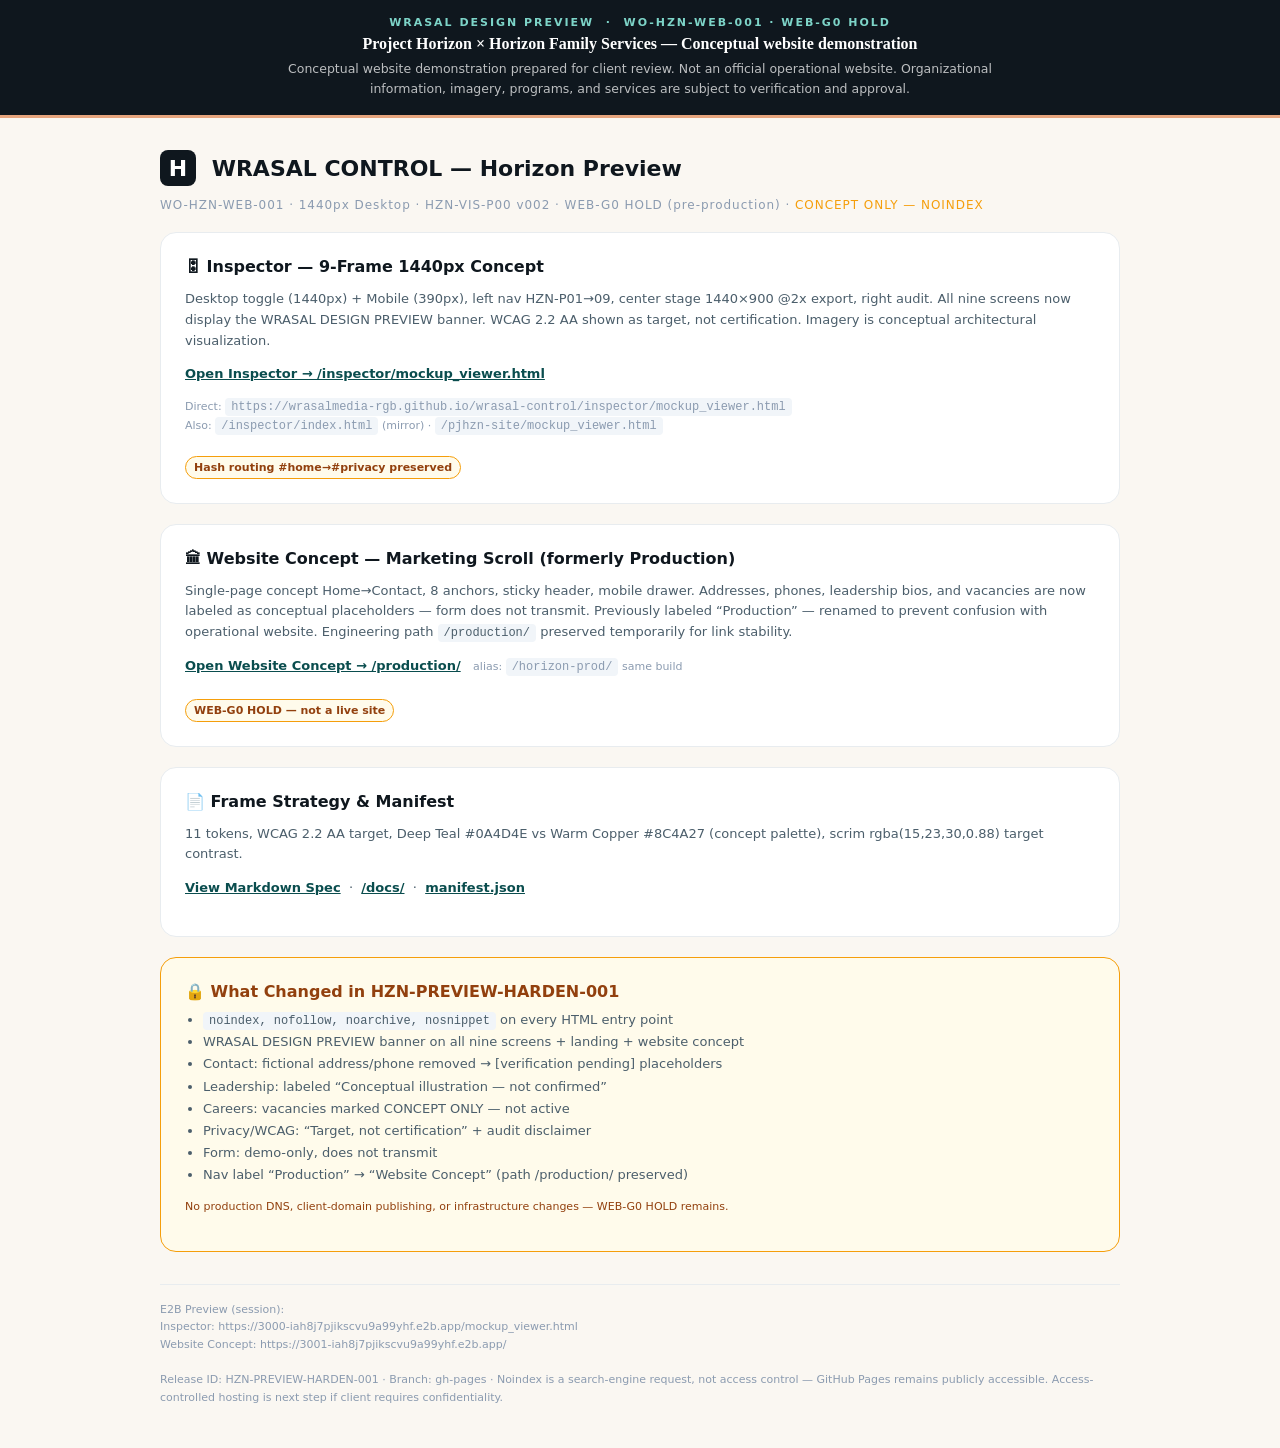
<file: index.html>
<!DOCTYPE html><html lang="en"><head><meta charset="utf-8"><meta name="viewport" content="width=device-width,initial-scale=1"><meta name="robots" content="noindex, nofollow, noarchive, nosnippet"><title>WRASAL CONTROL — Horizon Preview (WEB-G0 HOLD)</title><style>body{font-family:system-ui,sans-serif;margin:0;background:#faf7f2;color:#0F171E} .banner{background:#0F171E;color:#fff;border-bottom:3px solid #E6A57E;padding:16px 20px;text-align:center} .banner .kicker{font-size:11px;letter-spacing:.18em;text-transform:uppercase;font-weight:700;color:#7DD4C8} .banner .title{font-family:Georgia,serif;font-size:16px;font-weight:700;margin:6px 0} .banner p{font-size:12.5px;line-height:1.6;color:rgba(255,255,255,.72);max-width:760px;margin:6px auto 0} .wrap{padding:32px 40px;max-width:960px;margin:0 auto} h1{font-size:22px;margin:0} .sub{font-size:12px;color:#8b9bb0;letter-spacing:.08em} .card{background:white;border:1px solid #e8ecef;border-radius:16px;padding:24px;margin:20px 0} .card h2{font-size:16px;margin:0 0 8px} .card p{font-size:13px;line-height:1.6;color:#4b5e6b} a{color:#0A4D4E;font-weight:600} .tag{display:inline-block;background:#fffbeb;border:1px solid #f59e0b;color:#92400e;padding:4px 8px;border-radius:999px;font-size:11px;font-weight:700;margin-top:8px} .foot{margin-top:32px;font-size:11px;color:#8b9bb0;line-height:1.6;border-top:1px solid #e8ecef;padding-top:16px} code{font-size:12px;background:#f1f5f9;padding:2px 6px;border-radius:4px}</style></head><body>
<div class="banner" role="banner" aria-label="Design preview notice">
  <div class="kicker">WRASAL DESIGN PREVIEW &nbsp;·&nbsp; WO-HZN-WEB-001 · WEB-G0 HOLD</div>
  <div class="title">Project Horizon × Horizon Family Services — Conceptual website demonstration</div>
  <p>Conceptual website demonstration prepared for client review. Not an official operational website. Organizational information, imagery, programs, and services are subject to verification and approval.</p>
</div>
<div class="wrap">
<h1><span style="display:inline-flex;align-items:center;justify-content:center;width:36px;height:36px;background:#0F171E;color:white;border-radius:8px;font-weight:700;margin-right:8px">H</span> WRASAL CONTROL — Horizon Preview</h1>
<p class="sub">WO-HZN-WEB-001 · 1440px Desktop · HZN-VIS-P00 v002 · WEB-G0 HOLD (pre-production) · <span style="color:#f59e0b">CONCEPT ONLY — NOINDEX</span></p>

<div class="card"><h2>🎛 Inspector — 9-Frame 1440px Concept</h2><p>Desktop toggle (1440px) + Mobile (390px), left nav HZN-P01→09, center stage 1440×900 @2x export, right audit. All nine screens now display the WRASAL DESIGN PREVIEW banner. WCAG 2.2 AA shown as target, not certification. Imagery is conceptual architectural visualization.</p><p><a href="./inspector/mockup_viewer.html"><strong>Open Inspector → /inspector/mockup_viewer.html</strong></a></p><p style="font-size:11px;color:#8b9bb0">Direct: <code>https://wrasalmedia-rgb.github.io/wrasal-control/inspector/mockup_viewer.html</code><br>Also: <code>/inspector/index.html</code> (mirror) · <code>/pjhzn-site/mockup_viewer.html</code></p><span class="tag">Hash routing #home→#privacy preserved</span></div>

<div class="card"><h2>🏛 Website Concept — Marketing Scroll (formerly Production)</h2><p>Single-page concept Home→Contact, 8 anchors, sticky header, mobile drawer. Addresses, phones, leadership bios, and vacancies are now labeled as conceptual placeholders — form does not transmit. Previously labeled “Production” — renamed to prevent confusion with operational website. Engineering path <code>/production/</code> preserved temporarily for link stability.</p><p><a href="./production/"><strong>Open Website Concept → /production/</strong></a> &nbsp; <span style="font-size:11px;color:#8b9bb0">alias: <code>/horizon-prod/</code> same build</span></p><span class="tag">WEB-G0 HOLD — not a live site</span></div>

<div class="card"><h2>📄 Frame Strategy & Manifest</h2><p>11 tokens, WCAG 2.2 AA target, Deep Teal #0A4D4E vs Warm Copper #8C4A27 (concept palette), scrim rgba(15,23,30,0.88) target contrast.</p><p><a href="./HORIZON_DESKTOP_FRAME_STRATEGY.md">View Markdown Spec</a> &nbsp;·&nbsp; <a href="./docs/HORIZON_DESKTOP_FRAME_STRATEGY.md">/docs/</a> &nbsp;·&nbsp; <a href="./docs/exports-manifest.json">manifest.json</a></p></div>

<div class="card" style="background:#fffbeb;border-color:#f59e0b"><h2 style="color:#92400e">🔒 What Changed in HZN-PREVIEW-HARDEN-001</h2><ul style="font-size:13px;line-height:1.7;color:#4b5e6b;margin:8px 0 0;padding-left:18px"><li><code>noindex, nofollow, noarchive, nosnippet</code> on every HTML entry point</li><li>WRASAL DESIGN PREVIEW banner on all nine screens + landing + website concept</li><li>Contact: fictional address/phone removed → [verification pending] placeholders</li><li>Leadership: labeled “Conceptual illustration — not confirmed”</li><li>Careers: vacancies marked CONCEPT ONLY — not active</li><li>Privacy/WCAG: “Target, not certification” + audit disclaimer</li><li>Form: demo-only, does not transmit</li><li>Nav label “Production” → “Website Concept” (path /production/ preserved)</li></ul><p style="font-size:11px;color:#92400e;margin-top:12px">No production DNS, client-domain publishing, or infrastructure changes — WEB-G0 HOLD remains.</p></div>

<p class="foot">E2B Preview (session):<br>Inspector: https://3000-iah8j7pjikscvu9a99yhf.e2b.app/mockup_viewer.html<br>Website Concept: https://3001-iah8j7pjikscvu9a99yhf.e2b.app/<br><br>Release ID: HZN-PREVIEW-HARDEN-001 · Branch: gh-pages · Noindex is a search-engine request, not access control — GitHub Pages remains publicly accessible. Access-controlled hosting is next step if client requires confidentiality.</p>
</div>
</body></html>
</file>
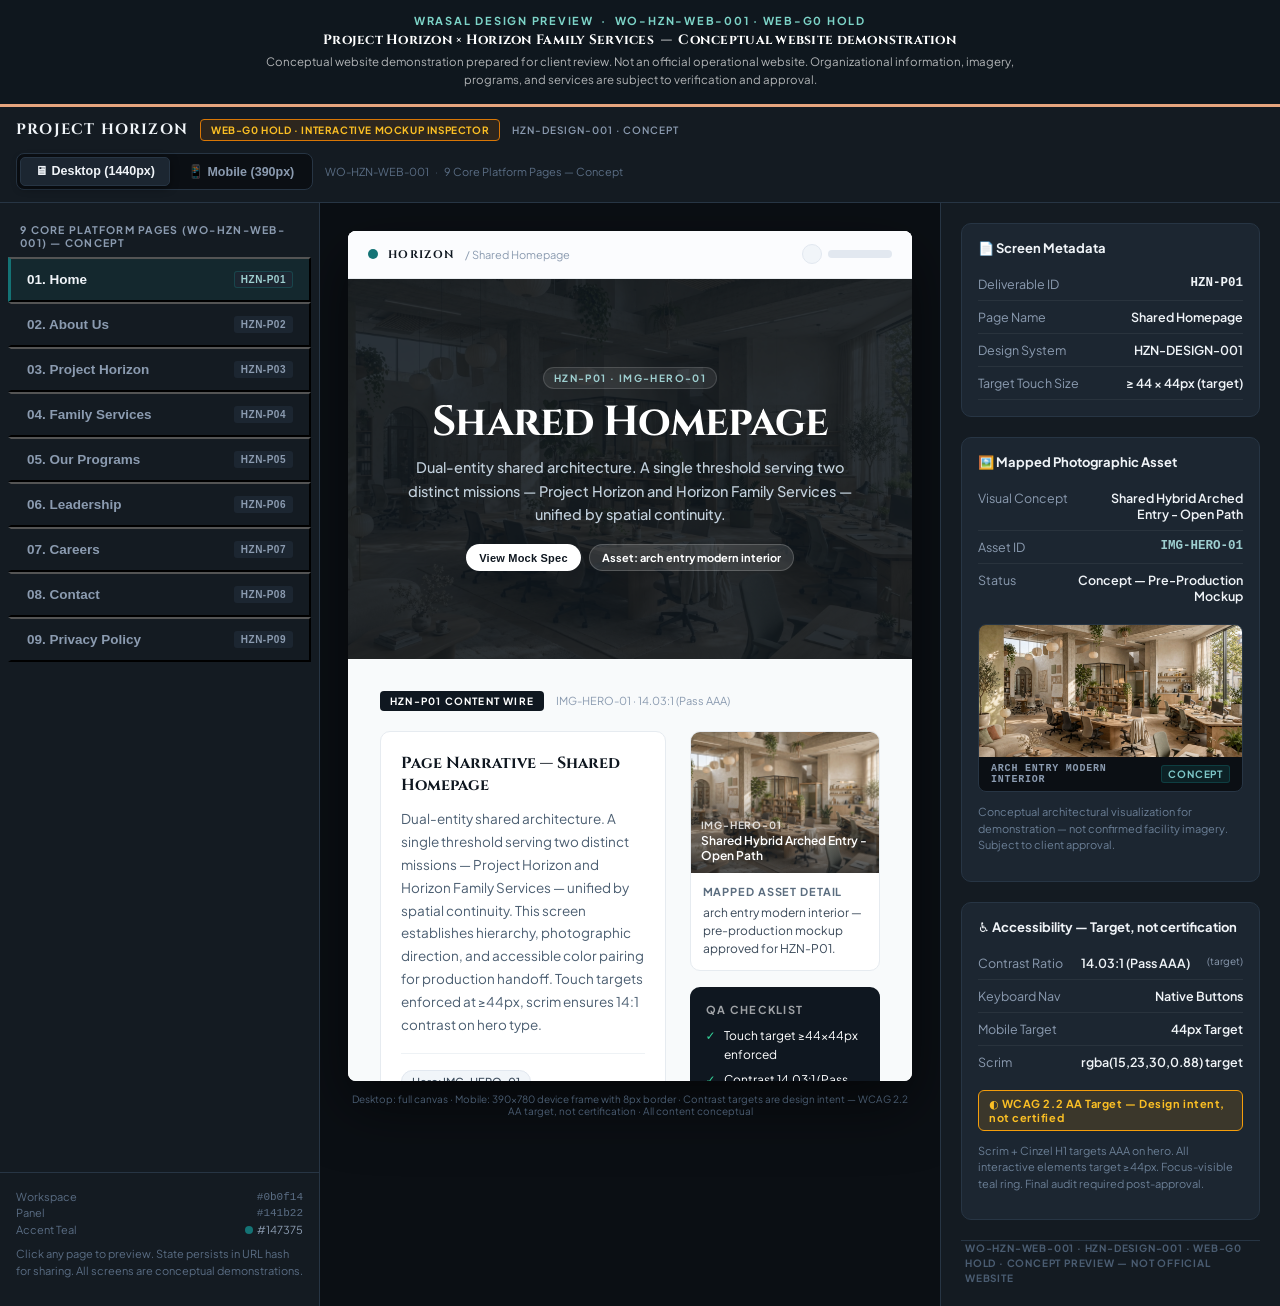
<file: inspector/index.html>
<!DOCTYPE html>
<html lang="en">
<head>
<meta charset="UTF-8" />
<meta name="viewport" content="width=device-width, initial-scale=1" />
<meta name="robots" content="noindex, nofollow, noarchive, nosnippet">
<title>Project Horizon — WEB-G0 Interactive Mockup Inspector (HZN-DESIGN-001) — WRASAL DESIGN PREVIEW</title>
<link rel="preconnect" href="https://fonts.googleapis.com">
<link rel="preconnect" href="https://fonts.gstatic.com" crossorigin>
<link href="https://fonts.googleapis.com/css2?family=Cinzel:wght@600;700&family=Plus+Jakarta+Sans:wght@400;500;600;700&display=swap" rel="stylesheet">
<link rel="stylesheet" href="./styles.css">
</head>
<body>
<!-- WRASAL DESIGN PREVIEW BANNER — P0 Required across all nine screens -->
<div class="wrasal-preview-banner" role="banner" aria-label="Design preview notice">
  <div class="banner-kicker">WRASAL DESIGN PREVIEW &nbsp;·&nbsp; WO-HZN-WEB-001 · WEB-G0 HOLD</div>
  <div class="banner-title">Project Horizon × Horizon Family Services &nbsp;—&nbsp; Conceptual website demonstration</div>
  <div class="banner-desc">Conceptual website demonstration prepared for client review. Not an official operational website. Organizational information, imagery, programs, and services are subject to verification and approval.</div>
</div>
<div id="app" class="app">
  <header class="app-header">
    <div class="header-left">
      <h1 class="brand" style="font-family: var(--font-serif)">PROJECT HORIZON</h1>
      <span class="badge-hold">WEB-G0 HOLD · INTERACTIVE MOCKUP INSPECTOR</span>
      <span class="badge-design">HZN-DESIGN-001 · CONCEPT</span>
    </div>
    <div class="header-right">
      <div class="toggle-wrap">
        <button id="btn-desktop" class="toggle-btn active" aria-pressed="true">🖥 Desktop (1440px)</button>
        <button id="btn-mobile" class="toggle-btn" aria-pressed="false">📱 Mobile (390px)</button>
      </div>
      <div class="header-meta">
        <span>WO-HZN-WEB-001</span>
        <span class="dot">·</span>
        <span>9 Core Platform Pages — Concept</span>
      </div>
    </div>
  </header>

  <div class="app-grid">
    <!-- LEFT NAV -->
    <aside class="panel panel-left">
      <div class="panel-label">9 Core Platform Pages (WO-HZN-WEB-001) — Concept</div>
      <nav aria-label="Platform pages">
        <ul id="nav-list" class="nav-list"></ul>
      </nav>
      <div class="panel-foot">
        <div class="swatch-row"><span>Workspace</span><span class="mono">#0b0f14</span></div>
        <div class="swatch-row"><span>Panel</span><span class="mono">#141b22</span></div>
        <div class="swatch-row"><span>Accent Teal</span><span class="swatch"><i style="background:#147375"></i> #147375</span></div>
        <p class="foot-note">Click any page to preview. State persists in URL hash for sharing. All screens are conceptual demonstrations.</p>
      </div>
    </aside>

    <!-- CENTER STAGE -->
    <main class="stage-outer">
      <div id="stage-wrapper" class="stage-wrapper">
        <div id="stage" class="stage">
          <!-- stage top bar -->
          <div class="stage-bar">
            <div class="stage-bar-left">
              <span id="stage-dot" class="stage-dot"></span>
              <span class="stage-wordmark">HORIZON</span>
              <span id="stage-page" class="stage-page">/ Shared Homepage</span>
            </div>
            <div class="stage-bar-right">
              <span class="avatar"></span>
              <span class="avatar-line"></span>
            </div>
          </div>
          <!-- hero -->
          <section class="hero">
            <div class="hero-media-wrap">
              <img id="hero-img" class="hero-media" alt="" />
              <div class="hero-scrim"></div>
              <div class="hero-content">
                <div class="hero-kicker"><span id="hero-kicker"></span></div>
                <h2 id="hero-title" class="hero-title"></h2>
                <div id="hero-entity" class="hero-entity">
                  <i class="hero-entity-line"></i>
                  <span></span>
                  <i class="hero-entity-line"></i>
                </div>
                <p id="hero-blurb" class="hero-blurb"></p>
                <div class="hero-actions">
                  <button class="btn btn-primary">View Mock Spec</button>
                  <span id="hero-asset-label" class="hero-asset-pill"></span>
                </div>
              </div>
            </div>
          </section>

          <!-- content -->
          <div id="stage-content" class="stage-content"></div>

          <footer class="stage-footer">
            <span id="footer-meta">© Project Horizon · HZN-P01 · HZN-DESIGN-001 — Concept preview · WEB-G0 HOLD</span>
            <span class="stage-status"><i class="live-dot" style="background:#f59e0b"></i> Concept — not live</span>
          </footer>
        </div>
      </div>
      <div class="stage-hint">Desktop: full canvas · Mobile: 390×780 device frame with 8px border · Contrast targets are design intent — WCAG 2.2 AA target, not certification · All content conceptual</div>
    </main>

    <!-- RIGHT INSPECTOR -->
    <aside class="panel panel-right">
      <section class="card">
        <h3>📄 Screen Metadata</h3>
        <ul class="meta-list">
          <li><span>Deliverable ID</span><strong id="meta-id" class="mono"></strong></li>
          <li><span>Page Name</span><strong id="meta-name"></strong></li>
          <li><span>Design System</span><strong>HZN-DESIGN-001</strong></li>
          <li><span>Target Touch Size</span><strong>≥ 44 × 44px (target)</strong></li>
          <li id="meta-entity-row"><span>Entity Color</span><strong id="meta-entity-color"><i class="color-chip"></i> <span></span></strong></li>
        </ul>
      </section>

      <section class="card">
        <h3>🖼️ Mapped Photographic Asset</h3>
        <ul class="meta-list">
          <li><span>Visual Concept</span><strong id="meta-asset-name" class="tight"></strong></li>
          <li><span>Asset ID</span><strong id="meta-asset-id" class="mono accent"></strong></li>
          <li><span>Status</span><strong>Concept — Pre-Production Mockup</strong></li>
        </ul>
        <div class="asset-preview">
          <img id="meta-asset-img" alt="" />
          <div class="asset-cap">
            <span id="meta-asset-label" class="mono"></span>
            <span class="pill">CONCEPT</span>
          </div>
        </div>
        <p class="card-note">Conceptual architectural visualization for demonstration — not confirmed facility imagery. Subject to client approval.</p>
        <div id="linked-assets" class="linked-grid"></div>
      </section>

      <section class="card">
        <h3>♿ Accessibility — Target, not certification</h3>
        <ul class="meta-list">
          <li><span>Contrast Ratio</span><strong id="meta-contrast"></strong> <span style="font-size:10px;color:#8b9bb0">(target)</span></li>
          <li><span>Keyboard Nav</span><strong>Native Buttons</strong></li>
          <li><span>Mobile Target</span><strong>44px Target</strong></li>
          <li><span>Scrim</span><strong>rgba(15,23,30,0.88) target</strong></li>
        </ul>
        <div class="badge-pass" style="background:rgba(245,158,11,.14);border-color:#f59e0b;color:#fbbf24">◐ WCAG 2.2 AA Target — Design intent, not certified</div>
        <p class="card-note">Scrim + Cinzel H1 targets AAA on hero. All interactive elements target ≥44px. Focus-visible teal ring. Final audit required post-approval.</p>
      </section>

      <div class="panel-foot subtle">WO-HZN-WEB-001 · HZN-DESIGN-001 · WEB-G0 HOLD · CONCEPT PREVIEW — NOT OFFICIAL WEBSITE</div>
    </aside>
  </div>

  <div class="mobile-bar">
    <nav aria-label="Pages mobile">
      <ul id="nav-mobile" class="nav-mobile"></ul>
    </nav>
  </div>
</div>

<script type="module" src="./app.js"></script>
</body>
</html>
</file>
<file: inspector/styles.css>
:root{
  --bg-workspace:#0b0f14;
  --bg-panel:#141b22;
  --bg-panel-light:#1c2631;
  --border-panel:#273544;
  --text-main:#f0f4f8;
  --text-muted:#8b9bb0;
  --accent-teal:#147375;
  --accent-gold:#d97706;
  --font-serif:'Cinzel', Georgia, serif;
  --font-sans:'Plus Jakarta Sans', system-ui, sans-serif;
}
.wrasal-preview-banner{background:#0F171E;color:#fff;border-bottom:3px solid #E6A57E;padding:14px 16px;text-align:center;position:sticky;top:0;z-index:30}
.wrasal-preview-banner .banner-kicker{font-size:11px;letter-spacing:.16em;text-transform:uppercase;font-weight:700;color:#7DD4C8}
.wrasal-preview-banner .banner-title{font-family:var(--font-serif);font-size:13.5px;font-weight:700;letter-spacing:.02em;color:#fff;margin:4px 0}
.wrasal-preview-banner .banner-desc{font-size:11.5px;line-height:1.6;color:rgba(255,255,255,.68);max-width:760px;margin:4px auto 0}
@media(max-width:640px){.wrasal-preview-banner{padding:10px 12px}.wrasal-preview-banner .banner-title{font-size:12px}.wrasal-preview-banner .banner-desc{font-size:10.5px}}
*{box-sizing:border-box}
html,body{margin:0;padding:0;background:var(--bg-workspace);font-family:var(--font-sans);color:var(--text-main)}
button:focus-visible,a:focus-visible{outline:2px solid var(--accent-teal);outline-offset:2px}
.mono{font-family: ui-monospace, monospace}
.tight{line-height:1.3;text-align:right;max-width:160px}

/* HEADER */
.app-header{position:sticky;top:0;z-index:20;background:var(--bg-panel);border-bottom:1px solid var(--border-panel);display:flex;flex-wrap:wrap;gap:12px;align-items:center;justify-content:space-between;padding:12px 16px}
.header-left{display:flex;gap:12px;align-items:center;flex-wrap:wrap}
.brand{font-size:15px;letter-spacing:.08em;font-weight:700;margin:0}
.badge-hold{background:rgba(217,119,6,.12);border:1px solid var(--accent-gold);color:#fbbf24;font-size:10px;font-weight:700;letter-spacing:.06em;padding:4px 10px;border-radius:4px}
.badge-design{color:#8b9bb0;font-size:10px;letter-spacing:.1em;font-weight:600}
.header-right{display:flex;gap:12px;align-items:center;flex-wrap:wrap}
.toggle-wrap{background:var(--bg-workspace);border:1px solid var(--border-panel);border-radius:8px;padding:3px;display:flex;gap:3px}
.toggle-btn{padding:6px 14px;border-radius:5px;border:1px solid transparent;background:transparent;color:var(--text-muted);font-size:12.5px;font-weight:600;cursor:pointer}
.toggle-btn.active{background:var(--bg-panel-light);color:var(--text-main);border-color:var(--border-panel);box-shadow:0 2px 8px rgba(0,0,0,.4)}
.header-meta{font-size:11px;color:#5a6d84;display:flex;gap:6px;align-items:center}
.header-meta .dot{opacity:.6}

/* GRID */
.app-grid{display:grid;grid-template-columns:320px 1fr 340px;min-height:calc(100vh - 56px)}
@media(max-width:1024px){
  .app-grid{grid-template-columns:1fr;grid-template-rows:auto auto auto}
  .panel-left{order:1}
  .stage-outer{order:2}
  .panel-right{order:3}
}

/* PANELS */
.panel{background:var(--bg-panel);border-right:1px solid var(--border-panel);display:flex;flex-direction:column}
.panel-right{border-right:none;border-left:1px solid var(--border-panel);gap:20px;padding:20px;background:var(--bg-panel);overflow-y:auto}
.panel-left{overflow:hidden}
.panel-label{padding:20px 20px 8px;font-size:10.5px;font-weight:700;letter-spacing:.12em;color:#8b9bb0;text-transform:uppercase}
.nav-list{list-style:none;margin:0;padding:0 8px;display:flex;flex-direction:column}
@media(max-width:1024px){
  .panel-left{border-right:none;border-bottom:1px solid var(--border-panel)}
  .nav-list{flex-direction:row;overflow-x:auto;padding-bottom:8px}
}
.nav-list li{ flex-shrink:0}
.nav-btn{width:100%;text-align:left;display:flex;justify-content:space-between;align-items:center;gap:12px;padding:12px 16px;font-size:13.5px;font-weight:600;border-left:3px solid transparent;background:transparent;color:var(--text-muted);cursor:pointer;white-space:nowrap}
.nav-btn.active{background:rgba(20,115,117,.15);color:var(--text-main);border-left-color:var(--accent-teal)}
.nav-btn .code{font-size:10px;padding:2px 6px;border-radius:3px;font-weight:700;letter-spacing:.05em;background:var(--bg-panel-light);color:#9ecfd0;border:1px solid rgba(20,115,117,.4)}
.nav-btn:not(.active) .code{color:var(--text-muted);border-color:transparent;background:var(--bg-panel-light)}
.panel-foot{margin-top:auto;padding:16px;border-top:1px solid var(--border-panel);font-size:11px;color:#5a6d84;line-height:1.5}
.swatch-row{display:flex;justify-content:space-between}
.swatch{display:inline-flex;align-items:center;gap:4px;color:#8b9bb0}
.swatch i{width:8px;height:8px;border-radius:999px;display:inline-block}
.foot-note{margin-top:8px;color:#5a6d84;font-size:11px}

/* STAGE */
.stage-outer{background:var(--bg-workspace);display:flex;flex-direction:column;align-items:center;justify-content:flex-start;padding:28px;overflow-y:auto;min-height:560px}
.stage-wrapper{background:white;box-shadow:0 24px 60px rgba(0,0,0,.55);overflow:hidden;transition:all .3s cubic-bezier(.2,.8,.2,1);flex-shrink:0;width:100%;max-width:1280px;height:850px;border-radius:8px;display:flex;flex-direction:column}
.stage-wrapper.mobile{width:390px;height:780px;border-radius:32px;border:8px solid #273544;max-width:100%}
.stage{display:flex;flex-direction:column;height:100%;background:white;color:#0f1720;overflow-y:auto;overflow-x:hidden}
.stage-bar{height:48px;flex-shrink:0;display:flex;align-items:center;justify-content:space-between;padding:0 20px;border-bottom:1px solid #e8ecef;background:#fbfcfe;position:sticky;top:0;z-index:10}
.stage-bar-left{display:flex;align-items:center;gap:10px}
.stage-dot{width:10px;height:10px;border-radius:999px;background:#147375;display:inline-block}
.stage-wordmark{font-weight:700;font-size:11px;letter-spacing:.12em;color:#0f1720;font-family:var(--font-serif)}
.stage-page{font-size:11px;color:#8b9bb0}
.stage-bar-right{display:flex;gap:6px;align-items:center}
.avatar{width:20px;height:20px;border-radius:999px;background:#f1f5f9;border:1px solid #e2e8f0}
.avatar-line{width:64px;height:8px;border-radius:999px;background:#e2e8f0}
.hero{position:relative;flex-shrink:0;display:flex;flex-direction:column;justify-content:center;align-items:center;text-align:center;padding:64px 48px;min-height:380px;overflow:hidden;color:white}
.hero-media{position:absolute;inset:0;width:100%;height:100%;object-fit:cover}
.hero-scrim{position:absolute;inset:0;background:rgba(15,23,30,.88)}
.hero-content{position:relative;z-index:1;max-width:640px;display:flex;flex-direction:column;align-items:center;gap:14px}
.hero-kicker{display:inline-flex;align-items:center;gap:8px;padding:4px 10px;border-radius:999px;background:rgba(255,255,255,.08);border:1px solid rgba(255,255,255,.14);font-size:10px;font-weight:700;letter-spacing:.14em;text-transform:uppercase;color:#9ecfd0}
.hero-title{font-size:42px;line-height:.95;font-weight:700;letter-spacing:-.02em;color:white;margin:0;font-family:var(--font-serif)}
@media(max-width:768px){.hero-title{font-size:30px}}
.hero-entity{display:inline-flex;align-items:center;gap:8px}
.hero-entity-line{width:28px;height:2px;display:inline-block}
.hero-entity span{font-size:11px;letter-spacing:.18em;text-transform:uppercase;font-weight:700;color:#cbd5e1}
.hero-blurb{font-size:14.5px;line-height:1.6;color:#c2d0dc;max-width:520px;font-weight:500;margin:0}
.hero-actions{display:flex;flex-wrap:wrap;gap:8px;justify-content:center;margin-top:4px}
.btn{padding:6px 12px;border-radius:999px;font-size:11px;font-weight:700;letter-spacing:.02em;cursor:pointer}
.btn-primary{background:white;color:#0f1720;border:1px solid transparent}
.hero-asset-pill{background:rgba(255,255,255,.12);border:1px solid rgba(255,255,255,.18);color:white;padding:6px 12px;border-radius:999px;font-size:11px;font-weight:700}

.stage-content{padding:32px;background:#f8fafb;flex:1}
.stage-footer{padding:16px 24px;border-top:1px solid #e8ecef;display:flex;justify-content:space-between;align-items:center;font-size:11px;color:#8b9bb0;background:white}
.stage-status{display:inline-flex;gap:6px;align-items:center;color:#3b4a5a;font-weight:600}
.live-dot{width:6px;height:6px;border-radius:999px;background:#10b981;display:inline-block}

/* CARDS */
.program-head{display:flex;justify-content:space-between;align-items:center;margin-bottom:20px}
.program-head h2{font-size:13px;font-weight:700;letter-spacing:.12em;text-transform:uppercase;color:#3b4a5a;margin:0}
.program-head span{font-size:11px;color:#8b9bb0}
.card-grid{display:grid;grid-template-columns:1fr 1fr;gap:20px}
@media(max-width:700px){.card-grid{grid-template-columns:1fr}}
.prog-card{background:white;border:1px solid #e6ebf0;border-radius:10px;overflow:hidden;box-shadow:0 4px 18px rgba(15,23,30,.06)}
.prog-card:hover{box-shadow:0 8px 28px rgba(15,23,30,.10)}
.prog-media{aspect-ratio:1.6;overflow:hidden;background:#eef2f5;position:relative}
.prog-media img{width:100%;height:100%;object-fit:cover;transition:transform .7s}
.prog-card:hover .prog-media img{transform:scale(1.02)}
.prog-badge{position:absolute;top:12px;left:12px;background:rgba(15,23,30,.86);color:white;padding:4px 8px;border-radius:4px;font-size:10px;font-weight:700;letter-spacing:.08em}
.prog-body{padding:16px}
.prog-body h3{font-size:15px;font-weight:700;margin:0;color:#0f1720;font-family:var(--font-serif)}
.prog-body p{font-size:13px;line-height:1.55;color:#5b6d7f;margin:6px 0 0}
.prog-entity{margin-top:10px;display:flex;gap:8px;align-items:center;font-size:11px;font-weight:600;letter-spacing:.05em;text-transform:uppercase;color:#7a8ca0}
.prog-entity i{width:6px;height:6px;border-radius:999px}

.entity-note{margin-top:28px;background:white;border:1px solid #e6ebf0;border-radius:8px;padding:16px;display:flex;gap:12px}
.entity-note-icon{width:32px;height:32px;border-radius:6px;display:flex;align-items:center;justify-content:center;flex-shrink:0}
.entity-note h4{margin:0;font-size:12px;font-weight:700}
.entity-note p{margin:4px 0 0;font-size:12px;line-height:1.5;color:#66798d}

/* Generic content blocks */
.content-max{max-width:760px}
.meta-pill{padding:4px 10px;border-radius:4px;background:#0f1720;color:white;font-size:10px;font-weight:700;letter-spacing:.12em;text-transform:uppercase}
.content-h3{font-size:16px;font-weight:700;margin:0;font-family:var(--font-serif)}
.content-grid{display:grid;grid-template-columns:1.2fr .8fr;gap:24px}
@media(max-width:768px){.content-grid{grid-template-columns:1fr}}
.info-card{background:white;border:1px solid #e6ebf0;border-radius:10px;padding:20px}
.info-card p{font-size:13.5px;line-height:1.7;color:#4b5e71;margin:12px 0 0}
.chip{padding:4px 10px;border-radius:999px;background:#f1f5f9;border:1px solid #e2e8f0;font-size:11px;font-weight:500;color:#3b4a5a}
.block-grid{display:grid;grid-template-columns:repeat(3,1fr);gap:12px;margin-top:16px}
.mini-card{background:white;border:1px solid #e6ebf0;border-radius:8px;padding:12px}
.mini-card .bar{height:8px;border-radius:999px;background:#eef2f5;margin-bottom:6px}
.mini-card .bar.short{width:75%}
.mini-card .placeholder{height:64px;border-radius:6px;background:#f6f8f9;border:1px dashed #dde5ec;display:flex;align-items:center;justify-content:center;font-size:10px;font-weight:700;letter-spacing:.05em;color:#8b9bb0;margin-top:8px}

/* Right panel cards */
.card{background:var(--bg-panel-light);border:1px solid var(--border-panel);border-radius:10px;padding:16px}
.card h3{margin:0 0 12px;font-size:13px;font-weight:700;display:flex;gap:8px;align-items:center}
.meta-list{list-style:none;margin:0;padding:0;font-size:12.5px}
.meta-list li{display:flex;justify-content:space-between;padding:8px 0;border-bottom:1px solid rgba(255,255,255,.06);gap:12px}
.meta-list li:last-child{border-bottom:none}
.meta-list li span:first-child{color:var(--text-muted)}
.meta-list li strong{color:var(--text-main);font-weight:600;text-align:right}
.meta-list .mono{font-family:ui-monospace,monospace}
.meta-list .accent{color:#9ecfd0}
.color-chip{width:12px;height:12px;border-radius:3px;display:inline-block;border:1px solid rgba(255,255,255,.2);vertical-align:middle}
.asset-preview{margin-top:12px;border-radius:8px;overflow:hidden;border:1px solid var(--border-panel);background:#0b0f14}
.asset-preview img{width:100%;height:132px;object-fit:cover;display:block}
.asset-cap{padding:6px 12px;display:flex;justify-content:space-between;align-items:center;font-size:10px;letter-spacing:.08em;font-weight:700;color:#8b9bb0;text-transform:uppercase}
.pill{background:rgba(20,115,117,.18);border:1px solid rgba(20,115,117,.35);color:#7ec8c9;padding:2px 6px;border-radius:3px;font-size:10px}
.linked-grid{display:grid;grid-template-columns:1fr 1fr;gap:8px;margin-top:12px}
.linked-card{border-radius:6px;overflow:hidden;border:1px solid var(--border-panel);background:#0b0f14}
.linked-card img{width:100%;height:64px;object-fit:cover}
.linked-card .cap{padding:6px 8px}
.linked-card .cap .id{font-size:10px;font-weight:700;color:#9ecfd0}
.linked-card .cap .title{font-size:11px;font-weight:600;color:var(--text-main);line-height:1.2}
.badge-pass{margin-top:12px;display:inline-flex;gap:6px;align-items:center;padding:6px 10px;border-radius:6px;font-size:11px;font-weight:700;letter-spacing:.05em;background:rgba(16,185,129,.12);border:1px solid #10b981;color:#34d399}
.card-note{margin-top:12px;font-size:11px;line-height:1.5;color:#6b7f96}
.subtle{font-size:10px;letter-spacing:.08em;text-transform:uppercase;font-weight:700;color:#4a5c71;padding:0 4px}

.stage-hint{font-size:10px;color:#4a5c71;margin-top:12px;text-align:center}
.mobile-bar{display:none}
@media(max-width:1024px){
  .mobile-bar{display:block;position:fixed;bottom:0;left:0;right:0;background:var(--bg-panel);border-top:1px solid var(--border-panel);padding:8px;z-index:15}
  .nav-mobile{display:flex;gap:6px;overflow-x:auto;list-style:none;margin:0;padding:0}
  .nav-mobile button{white-space:nowrap;padding:8px 12px;border-radius:999px;background:var(--bg-panel-light);border:1px solid var(--border-panel);color:var(--text-muted);font-size:12px;font-weight:600}
  .nav-mobile button.active{background:var(--accent-teal);color:white;border-color:var(--accent-teal)}
  body{padding-bottom:56px}
}
</file>
